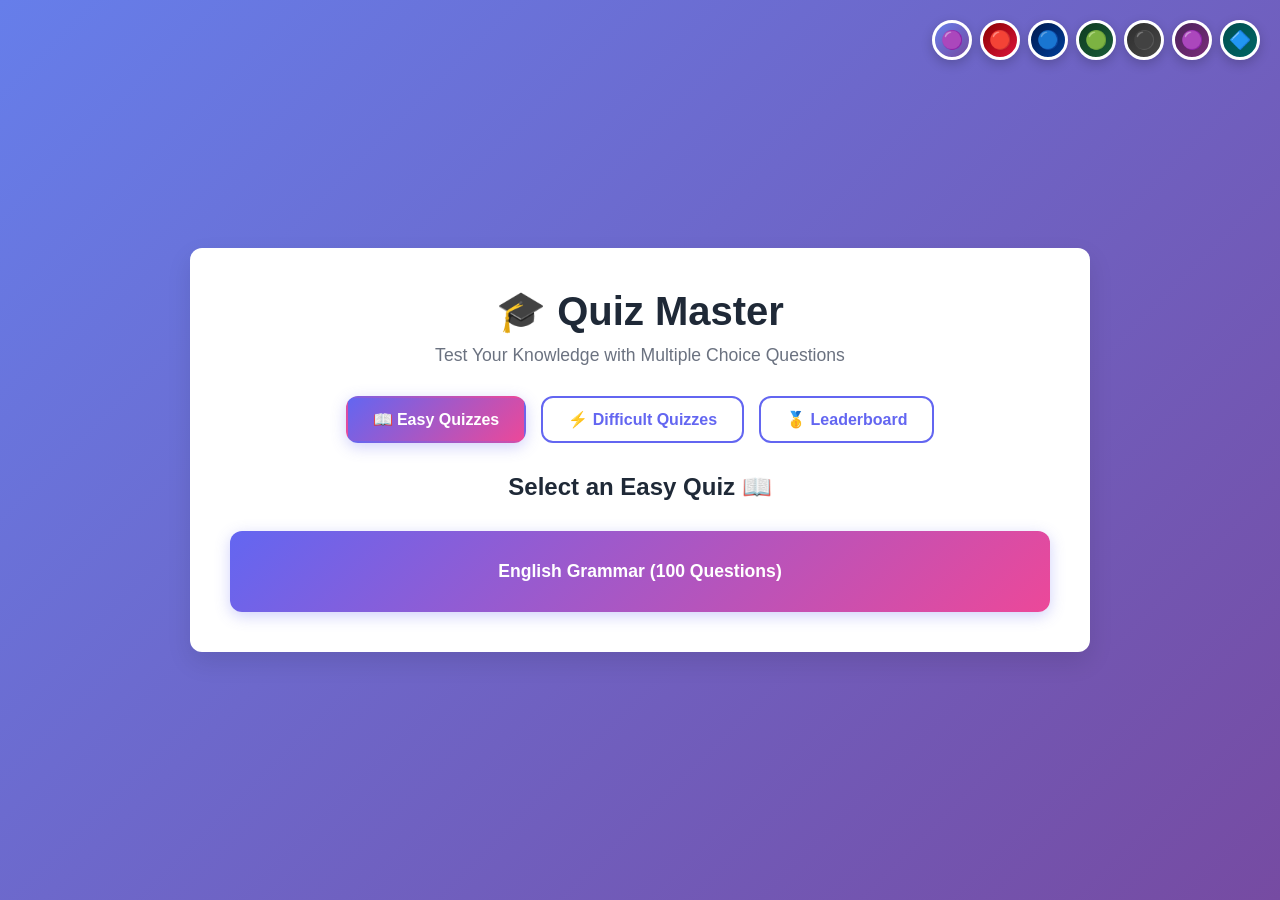
<file: index.html>
<!DOCTYPE html>
<html lang="en">
<head>
    <meta charset="UTF-8">
    <meta name="viewport" content="width=device-width, initial-scale=1.0">
    <title>Quiz Master - Test Your Knowledge</title>
    <link rel="stylesheet" href="styles.css">
</head>
<body>
    <!-- Theme Selector -->
    <div class="theme-selector">
        <button class="theme-btn theme-default active" onclick="setTheme('default')" title="Default Purple" style="display:none;"></button>
        <button class="theme-btn theme-default" onclick="setTheme('default')" title="Default Purple">🟣</button>
        <button class="theme-btn theme-maroon-btn" onclick="setTheme('maroon')" title="Maroon">🔴</button>
        <button class="theme-btn theme-navy-btn" onclick="setTheme('navy')" title="Navy">🔵</button>
        <button class="theme-btn theme-forest-btn" onclick="setTheme('forest')" title="Forest">🟢</button>
        <button class="theme-btn theme-charcoal-btn" onclick="setTheme('charcoal')" title="Charcoal">⚫</button>
        <button class="theme-btn theme-plum-btn" onclick="setTheme('plum')" title="Plum">🟣</button>
        <button class="theme-btn theme-teal-btn" onclick="setTheme('teal')" title="Teal">🔷</button>
    </div>

    <div class="container">
        <header>
            <h1>🎓 Quiz Master</h1>
            <p>Test Your Knowledge with Multiple Choice Questions</p>
        </header>

        <!-- Quiz Level Selection Toolbar -->
        <div id="levelToolbar" class="level-toolbar">
            <button id="easyBtn" class="level-btn active" onclick="showLevelQuizzes('easy')">📖 Easy Quizzes</button>
            <button id="difficultBtn" class="level-btn" onclick="showLevelQuizzes('difficult')">⚡ Difficult Quizzes</button>
            <button id="leaderboardBtn" class="level-btn" onclick="showLeaderboard()">🥇 Leaderboard</button>
        </div>

        <!-- Quiz Selection Screen -->
        <div id="quizSelection" class="screen">
            <h2 id="levelTitle">Select an Easy Quiz 📖</h2>
            <div class="quiz-grid" id="quizGrid">
                <button class="quiz-btn" onclick="startQuiz(0)">General Knowledge</button>
                <button class="quiz-btn" onclick="startQuiz(1)">Science</button>
                <button class="quiz-btn" onclick="startQuiz(2)">History</button>
                <button class="quiz-btn" onclick="startQuiz(3)">Geography</button>
                <button class="quiz-btn" onclick="startQuiz(4)">English Grammar</button>
            </div>
        </div>

        <!-- Quiz Screen -->
        <div id="quizScreen" class="screen hidden">
            <div class="quiz-header">
                <div class="progress-bar">
                    <div id="progressFill" class="progress-fill"></div>
                </div>
                <div class="quiz-info">
                    <span id="questionNumber">Question 1 of 5</span>
                    <span id="score">📊 Score: 0</span>
                </div>
            </div>

            <div class="question-container">
                <h3 id="question"></h3>
                <div id="optionsContainer" class="options-container"></div>
            </div>

            <div class="button-group">
                <button id="nextBtn" class="btn btn-primary" onclick="nextQuestion()" disabled>➜ Next Question</button>
                <button class="btn btn-secondary" onclick="goBack()">⬅ Back to Menu</button>
            </div>
        </div>

        <!-- Results Screen -->
        <div id="resultsScreen" class="screen hidden">
            <div class="results-container">
                <h2>✅ Quiz Complete!</h2>
                <div class="score-display">
                    <div class="score-circle">
                        <span id="finalScore">0</span>
                        <span class="score-max">/5</span>
                    </div>
                    <p id="scoreMessage"></p>
                </div>
                <div id="resultsDetails" class="results-details"></div>
                
                <!-- Name Input for Leaderboard -->
                <div class="name-input-section">
                    <label for="playerName">👤 Enter your name to save your score:</label>
                    <input type="text" id="playerName" placeholder="Your name..." maxlength="50">
                    <button class="btn btn-primary" onclick="saveScoreToDatabase()">💾 Save Score</button>
                </div>

                <div class="button-group">
                    <button class="btn btn-primary" onclick="restartQuiz()">🔄 Try Another Quiz</button>
                    <button class="btn btn-secondary" onclick="goBack()">⬅ Back to Menu</button>
                </div>
            </div>
        </div>

        <!-- Leaderboard Screen -->
        <div id="leaderboardScreen" class="screen hidden">
            <div class="leaderboard-container">
                <h2>🥇 Leaderboard</h2>
                <div class="leaderboard-filters">
                    <button class="filter-btn active" onclick="showLeaderboardAll()">🌍 All Scores</button>
                    <button class="filter-btn" onclick="showLeaderboardByQuiz()">📊 By Quiz</button>
                </div>
                <div id="leaderboardContent" class="leaderboard-content">
                    <div class="loading">⏳ Loading scores...</div>
                </div>
                <div class="button-group">
                    <button class="btn btn-secondary" onclick="goBack()">⬅ Back to Menu</button>
                </div>
            </div>
        </div>
    </div>

    <script src="js/database.js"></script>
    <script src="script.js"></script>
    <script>
        function setTheme(theme) {
            const root = document.documentElement;
            root.classList.remove('theme-maroon', 'theme-navy', 'theme-forest', 'theme-charcoal', 'theme-plum', 'theme-teal');
            
            if (theme !== 'default') {
                root.classList.add(`theme-${theme}`);
            }
            
            // Update active button
            document.querySelectorAll('.theme-btn').forEach(btn => btn.classList.remove('active'));
            event.target.classList.add('active');
            
            // Save theme preference
            localStorage.setItem('quizTheme', theme);
        }

        // Load saved theme on page load
        window.addEventListener('DOMContentLoaded', () => {
            const savedTheme = localStorage.getItem('quizTheme') || 'default';
            setTheme(savedTheme);
            
            // Set active button
            document.querySelectorAll('.theme-btn').forEach(btn => btn.classList.remove('active'));
            if (savedTheme === 'default') {
                document.querySelectorAll('.theme-btn')[1].classList.add('active');
            } else {
                const themeMap = {
                    'maroon': 1,
                    'navy': 2,
                    'forest': 3,
                    'charcoal': 4,
                    'plum': 5,
                    'teal': 6
                };
                if (themeMap[savedTheme]) {
                    document.querySelectorAll('.theme-btn')[themeMap[savedTheme] + 1].classList.add('active');
                }
            }
        });
    </script>
</body>
</html>
</file>
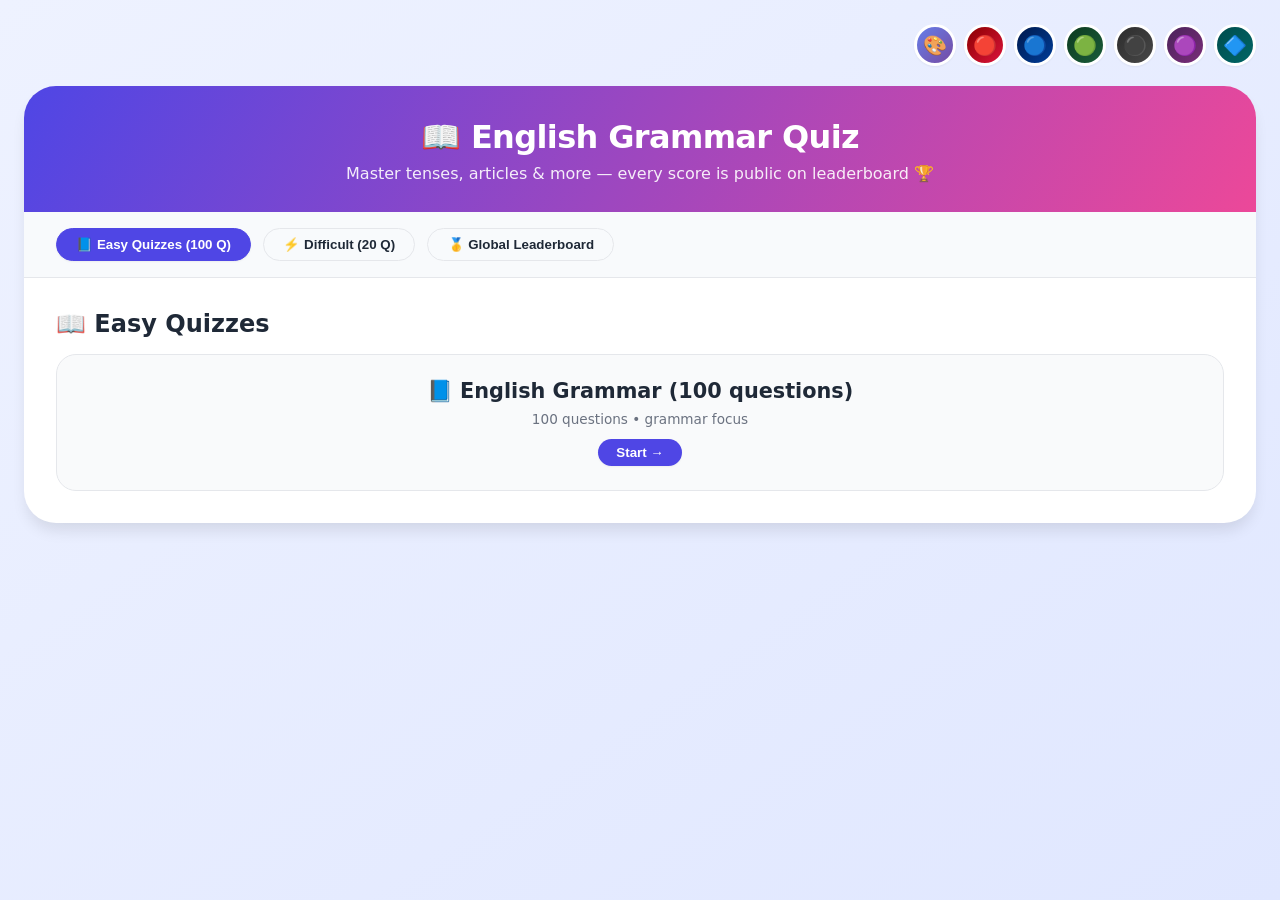
<file: deepseek_html_20260603_b2789b.html>
<!DOCTYPE html>
<html lang="en">
<head>
    <meta charset="UTF-8">
    <meta name="viewport" content="width=device-width, initial-scale=1.0, viewport-fit=cover">
    <title>📚 English Grammar Quiz | Global Leaderboard</title>
    <style>
        /* ========== GLOBAL & RESET ========== */
        * {
            margin: 0;
            padding: 0;
            box-sizing: border-box;
        }

        :root {
            --primary: #4f46e5;
            --primary-dark: #4338ca;
            --secondary: #ec4899;
            --success: #10b981;
            --danger: #ef4444;
            --warning: #f59e0b;
            --light-bg: #f9fafb;
            --card-bg: #ffffff;
            --text-dark: #1f2937;
            --text-muted: #6b7280;
            --border: #e5e7eb;
            --shadow-sm: 0 1px 2px 0 rgb(0 0 0 / 0.05);
            --shadow-md: 0 4px 6px -1px rgb(0 0 0 / 0.1);
            --shadow-lg: 0 10px 15px -3px rgb(0 0 0 / 0.1);
            --radius: 1rem;
        }

        body {
            font-family: 'Inter', system-ui, -apple-system, 'Segoe UI', Roboto, Helvetica, sans-serif;
            background: linear-gradient(145deg, #eef2ff 0%, #e0e7ff 100%);
            min-height: 100vh;
            padding: 1.5rem;
            color: var(--text-dark);
        }

        .app-container {
            max-width: 1300px;
            margin: 0 auto;
        }

        /* theme selector row */
        .theme-bar {
            display: flex;
            justify-content: flex-end;
            margin-bottom: 1.25rem;
            flex-wrap: wrap;
            gap: 0.5rem;
        }

        .theme-btn {
            width: 42px;
            height: 42px;
            border-radius: 60px;
            border: 3px solid white;
            background: var(--btn-bg);
            cursor: pointer;
            transition: all 0.2s ease;
            font-size: 1.2rem;
            display: inline-flex;
            align-items: center;
            justify-content: center;
            box-shadow: var(--shadow-sm);
        }

        .theme-btn:hover { transform: scale(1.05); box-shadow: var(--shadow-md); }
        .theme-btn.active { border: 3px solid #fbbf24; transform: scale(1.08); }

        .main-card {
            background: var(--card-bg);
            border-radius: 2rem;
            box-shadow: var(--shadow-lg);
            overflow: hidden;
            backdrop-filter: blur(0px);
            transition: background 0.2s;
        }

        /* header */
        .quiz-header-area {
            background: linear-gradient(120deg, var(--primary), var(--secondary));
            padding: 2rem 2rem 1.8rem;
            color: white;
            text-align: center;
        }

        .quiz-header-area h1 { font-size: 2rem; letter-spacing: -0.02em; margin-bottom: 0.5rem; }
        .quiz-header-area p { opacity: 0.9; font-weight: 500; }

        /* toolbar */
        .toolbar {
            display: flex;
            gap: 0.75rem;
            padding: 1rem 2rem;
            background: #f8fafc;
            border-bottom: 1px solid var(--border);
            flex-wrap: wrap;
        }

        .tool-btn {
            background: transparent;
            border: 1.5px solid var(--border);
            padding: 0.5rem 1.2rem;
            border-radius: 40px;
            font-weight: 600;
            cursor: pointer;
            transition: 0.2s;
            color: var(--text-dark);
        }

        .tool-btn.active {
            background: var(--primary);
            color: white;
            border-color: var(--primary);
            box-shadow: var(--shadow-sm);
        }

        .tool-btn:hover:not(.active) { background: #eef2ff; border-color: var(--primary); }

        /* screens */
        .screen { padding: 2rem; animation: fade 0.25s ease; }
        .hidden { display: none; }

        @keyframes fade { from { opacity: 0; transform: translateY(6px); } to { opacity: 1; transform: translateY(0); } }

        /* quiz grid */
        .quiz-grid {
            display: grid;
            grid-template-columns: repeat(auto-fit, minmax(240px, 1fr));
            gap: 1.5rem;
            margin-top: 1rem;
        }

        .quiz-card {
            background: var(--light-bg);
            border-radius: 1.25rem;
            padding: 1.5rem;
            text-align: center;
            transition: all 0.2s;
            border: 1px solid var(--border);
            cursor: pointer;
        }

        .quiz-card:hover { transform: translateY(-4px); border-color: var(--primary); box-shadow: var(--shadow-md); }
        .quiz-card h3 { font-size: 1.3rem; margin-bottom: 0.5rem; }
        .quiz-card p { color: var(--text-muted); font-size: 0.85rem; }

        /* quiz active */
        .progress-wrapper { margin-bottom: 1.5rem; }
        .progress-bar-bg { background: #e2e8f0; border-radius: 40px; height: 8px; overflow: hidden; }
        .progress-fill { background: linear-gradient(90deg, var(--primary), var(--secondary)); height: 100%; width: 0%; transition: width 0.2s; }
        .stats-row { display: flex; justify-content: space-between; margin-top: 0.5rem; font-weight: 500; }

        .question-text { font-size: 1.4rem; font-weight: 600; margin: 1.2rem 0 1.5rem; line-height: 1.4; }
        .options-list { display: flex; flex-direction: column; gap: 0.75rem; margin-bottom: 2rem; }
        .option-item {
            background: var(--light-bg);
            border: 1px solid var(--border);
            border-radius: 1rem;
            padding: 0.9rem 1.2rem;
            display: flex;
            align-items: center;
            gap: 1rem;
            cursor: pointer;
            transition: 0.1s;
        }
        .option-item.selected { background: #e0e7ff; border-color: var(--primary); border-width: 2px; }
        .option-radio { width: 1.2rem; height: 1.2rem; accent-color: var(--primary); }
        .option-text { font-size: 1rem; }

        .action-buttons { display: flex; gap: 1rem; flex-wrap: wrap; margin-top: 1rem; }
        .btn { padding: 0.75rem 1.5rem; border-radius: 2rem; font-weight: 600; border: none; cursor: pointer; transition: 0.2s; }
        .btn-primary { background: var(--primary); color: white; box-shadow: var(--shadow-sm); }
        .btn-primary:hover { background: var(--primary-dark); transform: translateY(-1px); }
        .btn-outline { background: transparent; border: 1px solid var(--border); }

        /* feedback modal */
        .feedback-modal {
            position: fixed;
            top: 0; left: 0; width: 100%; height: 100%;
            background: rgba(0,0,0,0.6);
            backdrop-filter: blur(4px);
            display: flex; align-items: center; justify-content: center;
            z-index: 1000;
        }
        .feedback-card {
            background: white;
            max-width: 400px;
            width: 90%;
            border-radius: 1.5rem;
            padding: 2rem;
            text-align: center;
            box-shadow: var(--shadow-lg);
        }
        .feedback-correct h2 { color: var(--success); }
        .feedback-incorrect h2 { color: var(--danger); }

        /* results + leaderboard tables */
        .score-circle-large {
            background: linear-gradient(145deg, var(--primary), var(--secondary));
            width: 130px; height: 130px;
            border-radius: 50%;
            display: flex; flex-direction: column; align-items: center; justify-content: center;
            color: white; margin: 0 auto 1rem;
        }
        .score-number { font-size: 2.5rem; font-weight: 800; }
        .results-details { max-height: 320px; overflow-y: auto; margin: 1.5rem 0; }
        .answer-review {
            background: var(--light-bg); margin-bottom: 0.75rem; padding: 1rem;
            border-radius: 1rem; border-left: 5px solid #ccc;
        }
        .answer-review.correct { border-left-color: var(--success); background: #ecfdf5; }
        .answer-review.incorrect { border-left-color: var(--danger); background: #fef2f2; }

        .leaderboard-table {
            width: 100%;
            border-collapse: collapse;
        }
        .leaderboard-table th, .leaderboard-table td { padding: 0.75rem; text-align: left; border-bottom: 1px solid var(--border); }
        .leaderboard-table th { background: #f1f5f9; }
        .rank-medal { font-weight: bold; font-size: 1.2rem; }
        .quiz-leaderboard { margin-bottom: 2rem; }
        .quiz-leaderboard h3 { margin-bottom: 0.75rem; background: linear-gradient(135deg, var(--primary), var(--secondary)); -webkit-background-clip: text; background-clip: text; color: transparent; }

        @media (max-width: 700px) {
            .screen { padding: 1.2rem; }
            .question-text { font-size: 1.2rem; }
            .toolbar { padding: 1rem; }
        }
    </style>
</head>
<body>
<div class="app-container">
    <div class="theme-bar" id="themeBar">
        <button class="theme-btn" data-theme="default" style="--btn-bg: linear-gradient(135deg, #667eea, #764ba2);">🎨</button>
        <button class="theme-btn" data-theme="maroon" style="--btn-bg: linear-gradient(135deg, #8B0000, #DC143C);">🔴</button>
        <button class="theme-btn" data-theme="navy" style="--btn-bg: linear-gradient(135deg, #001a4d, #003d99);">🔵</button>
        <button class="theme-btn" data-theme="forest" style="--btn-bg: linear-gradient(135deg, #0d3b1f, #1a5c3a);">🟢</button>
        <button class="theme-btn" data-theme="charcoal" style="--btn-bg: linear-gradient(135deg, #2d2d2d, #474747);">⚫</button>
        <button class="theme-btn" data-theme="plum" style="--btn-bg: linear-gradient(135deg, #4a235a, #7b2d7a);">🟣</button>
        <button class="theme-btn" data-theme="teal" style="--btn-bg: linear-gradient(135deg, #004d4d, #006666);">🔷</button>
    </div>
    <div class="main-card">
        <div class="quiz-header-area">
            <h1>📖 English Grammar Quiz</h1>
            <p>Master tenses, articles & more — every score is public on leaderboard 🏆</p>
        </div>
        <div class="toolbar">
            <button class="tool-btn" data-level="easy">📘 Easy Quizzes (100 Q)</button>
            <button class="tool-btn" data-level="difficult">⚡ Difficult (20 Q)</button>
            <button class="tool-btn" data-view="leaderboard">🥇 Global Leaderboard</button>
        </div>

        <!-- SELECTION SCREEN -->
        <div id="selectionScreen" class="screen">
            <h2 style="margin-bottom: 1rem;" id="levelTitle">✨ Select an Easy Quiz</h2>
            <div id="quizGrid" class="quiz-grid"></div>
        </div>

        <!-- QUIZ ACTIVE SCREEN -->
        <div id="quizScreen" class="screen hidden">
            <div class="progress-wrapper">
                <div class="progress-bar-bg"><div id="quizProgressFill" class="progress-fill"></div></div>
                <div class="stats-row"><span id="qCounter">Question 1</span><span id="scoreBadge">⭐ Score: 0</span></div>
            </div>
            <div id="questionText" class="question-text"></div>
            <div id="optionsArea" class="options-list"></div>
            <div class="action-buttons">
                <button id="submitAnswerBtn" class="btn btn-primary">✅ Submit Answer</button>
                <button id="quitQuizBtn" class="btn btn-outline">🚪 Back to Menu</button>
            </div>
        </div>

        <!-- RESULTS SCREEN -->
        <div id="resultsScreen" class="screen hidden">
            <div style="text-align: center;"><div class="score-circle-large"><span id="finalScoreNum" class="score-number">0</span><span>/</span><span id="totalQSpan">0</span></div>
            <p id="scoreMessage" style="font-size:1.2rem; font-weight:500;"></p></div>
            <div class="results-details" id="resultsDetails"></div>
            <div style="background: #f8fafc; border-radius: 1.5rem; padding: 1rem; margin: 1rem 0;">
                <label style="font-weight:600;">👤 Your name (for leaderboard):</label>
                <input type="text" id="playerNameInput" placeholder="e.g., Alex" maxlength="30" style="width:100%; padding:0.7rem; margin:0.5rem 0; border-radius:2rem; border:1px solid var(--border);">
                <button id="saveScoreBtn" class="btn btn-primary" style="width:100%;">💾 Save Score to Global Board</button>
            </div>
            <div class="action-buttons"><button id="retakeMenuBtn" class="btn btn-outline">🔄 Try Another Quiz</button></div>
        </div>

        <!-- LEADERBOARD SCREEN -->
        <div id="leaderboardScreen" class="screen hidden">
            <div style="display: flex; gap:1rem; margin-bottom:1.5rem; justify-content:center;">
                <button id="leaderboardAllBtn" class="tool-btn active">🌍 All-Time Highs</button>
                <button id="leaderboardByQuizBtn" class="tool-btn">📚 Top per Quiz</button>
            </div>
            <div id="leaderboardContent" style="max-height:550px; overflow-y:auto;">⏳ Loading scores...</div>
            <div class="action-buttons" style="margin-top:1.5rem;"><button id="closeLeaderboardBtn" class="btn btn-outline">⬅ Back to Quizzes</button></div>
        </div>
    </div>
</div>

<script>
    // ---------- GRAMMAR QUIZ DATA (Easy 100 + Difficult 20) ----------
    const EASY_QUESTIONS = [];
    for (let i = 1; i <= 100; i++) {
        if (i <= 30) EASY_QUESTIONS.push({ question: `${i}. I _____ a student.`, options: ["am", "is", "are"], correct: 0, explanation: "Use 'am' with I." });
        else if (i <= 60) EASY_QUESTIONS.push({ question: `${i}. She _____ breakfast at 8 AM.`, options: ["have", "has", "having"], correct: 1, explanation: "'Has' for third person singular." });
        else EASY_QUESTIONS.push({ question: `${i}. They _____ to the cinema yesterday.`, options: ["go", "went", "gone"], correct: 1, explanation: "Past simple 'went'." });
    }
    // override a few for variety
    EASY_QUESTIONS[0] = { question: `1. I _____ a student.`, options: ["am", "is", "are"], correct: 0, explanation: "'I am' is correct." };
    EASY_QUESTIONS[1] = { question: `2. You _____ my best friend.`, options: ["am", "is", "are"], correct: 2, explanation: "'You are' is correct." };
    EASY_QUESTIONS[2] = { question: `3. The cat _____ sleeping on the sofa.`, options: ["am", "is", "are"], correct: 1, explanation: "'Is' for singular." };
    EASY_QUESTIONS[3] = { question: `4. We _____ happy today.`, options: ["am", "is", "are"], correct: 2, explanation: "'We are' plural." };
    EASY_QUESTIONS[4] = { question: `5. _____ you like pizza?`, options: ["Does", "Do", "Is"], correct: 1, explanation: "'Do you' question." };
    
    const DIFFICULT_QUESTIONS = [
        { question: "1. Had I known about the traffic, I _____ a different route.", options: ["would take", "would have taken", "took"], correct: 1, explanation: "Third conditional: would have + past participle." },
        { question: "2. It is imperative that he _____ immediately.", options: ["leaves", "leave", "will leave"], correct: 1, explanation: "Subjunctive: 'that he leave'." },
        { question: "3. Not until the final whistle blew _____ the fans leave.", options: ["did", "had", "would"], correct: 0, explanation: "Inversion: Not until... did." },
        { question: "4. She resented _____ unfairly blamed.", options: ["having been", "to be", "being had"], correct: 0, explanation: "Perfect gerund passive." },
        { question: "5. The proposal, along with its amendments, _____ approved yesterday.", options: ["was", "were", "have been"], correct: 0, explanation: "Subject 'proposal' singular." },
        { question: "6. Hardly _____ the house when it rained.", options: ["I had left", "had I left", "did I leave"], correct: 1, explanation: "Inversion with hardly." },
        { question: "7. I would rather you _____ me the truth.", options: ["tell", "told", "have told"], correct: 1, explanation: "'Would rather' + past subjunctive." },
        { question: "8. The higher the price, _____ the demand.", options: ["lower", "the lower", "more lower"], correct: 1, explanation: "Comparative correlative." },
        { question: "9. She is one of the few who _____ able to pass.", options: ["was", "were", "is"], correct: 1, explanation: "Plural verb after 'few who'." },
        { question: "10. The statistics _____ that the economy is improving.", options: ["shows", "show", "showing"], correct: 1, explanation: "Statistics plural." }
    ];
    for (let i = 11; i <= 20; i++) DIFFICULT_QUESTIONS.push({ question: `${i}. Advanced sentence structure test.`, options: ["Option A", "Option B", "Option C"], correct: 1, explanation: "Advanced grammar rule." });
    
    const QUIZZES = [
        { level: "easy", title: "📘 English Grammar (100 questions)", questions: EASY_QUESTIONS },
        { level: "difficult", title: "⚡ Advanced Grammar (20 questions)", questions: DIFFICULT_QUESTIONS }
    ];
    
    // ---------- INDEXED DB WRAPPER (global leaderboard) ----------
    let dbInstance = null;
    const DB_NAME = "GlobalQuizLeaderboardDB";
    const STORE = "scores";
    
    function initDB() {
        return new Promise((resolve, reject) => {
            const request = indexedDB.open(DB_NAME, 2);
            request.onupgradeneeded = (e) => {
                const db = e.target.result;
                if (!db.objectStoreNames.contains(STORE)) {
                    const store = db.createObjectStore(STORE, { keyPath: "id", autoIncrement: true });
                    store.createIndex("quizTitle", "quizTitle", { unique: false });
                    store.createIndex("score", "score", { unique: false });
                    store.createIndex("date", "date", { unique: false });
                }
            };
            request.onsuccess = () => { dbInstance = request.result; resolve(dbInstance); };
            request.onerror = () => reject(request.error);
        });
    }
    
    async function saveScoreGlobal(name, score, total, quizTitle) {
        if (!dbInstance) await initDB();
        const tx = dbInstance.transaction(STORE, "readwrite");
        const store = tx.objectStore(STORE);
        const record = {
            name: name.trim().substring(0, 30),
            score: score,
            totalQuestions: total,
            percentage: (score/total)*100,
            quizTitle: quizTitle,
            date: new Date().toISOString(),
            timestamp: Date.now()
        };
        return new Promise((res, rej) => {
            const req = store.add(record);
            req.onsuccess = () => res(record);
            req.onerror = () => rej(req.error);
        });
    }
    
    async function getAllScores() {
        if (!dbInstance) await initDB();
        const tx = dbInstance.transaction(STORE, "readonly");
        const store = tx.objectStore(STORE);
        return new Promise((res) => {
            const req = store.getAll();
            req.onsuccess = () => res(req.result || []);
        });
    }
    
    // -------------- APP STATE --------------
    let currentQuizObj = null;
    let currentQIndex = 0;
    let currentScore = 0;
    let userAnswersStore = [];
    let currentQuizTitle = "";
    let selectedOptionValue = null;
    
    // DOM elements
    const selectionDiv = document.getElementById("selectionScreen");
    const quizDiv = document.getElementById("quizScreen");
    const resultsDiv = document.getElementById("resultsScreen");
    const leaderboardDiv = document.getElementById("leaderboardScreen");
    const quizGridDiv = document.getElementById("quizGrid");
    const levelTitleSpan = document.getElementById("levelTitle");
    const questionTextEl = document.getElementById("questionText");
    const optionsArea = document.getElementById("optionsArea");
    const submitBtn = document.getElementById("submitAnswerBtn");
    const quitBtn = document.getElementById("quitQuizBtn");
    const progressFill = document.getElementById("quizProgressFill");
    const qCounterSpan = document.getElementById("qCounter");
    const scoreBadgeSpan = document.getElementById("scoreBadge");
    const finalScoreNum = document.getElementById("finalScoreNum");
    const totalQSpan = document.getElementById("totalQSpan");
    const resultsDetailsDiv = document.getElementById("resultsDetails");
    const scoreMessageSpan = document.getElementById("scoreMessage");
    const saveScoreBtn = document.getElementById("saveScoreBtn");
    const playerNameInput = document.getElementById("playerNameInput");
    const retakeMenuBtn = document.getElementById("retakeMenuBtn");
    const leaderboardContentDiv = document.getElementById("leaderboardContent");
    const leaderboardAllBtn = document.getElementById("leaderboardAllBtn");
    const leaderboardByQuizBtn = document.getElementById("leaderboardByQuizBtn");
    const closeLeaderboardBtn = document.getElementById("closeLeaderboardBtn");
    
    let currentLevelFilter = "easy";
    
    function renderQuizSelection() {
        const filtered = QUIZZES.filter(q => q.level === currentLevelFilter);
        if (filtered.length === 0) return;
        levelTitleSpan.innerText = currentLevelFilter === "easy" ? "📖 Easy Quizzes" : "⚡ Difficult Quizzes";
        quizGridDiv.innerHTML = filtered.map((quiz, idx) => `
            <div class="quiz-card" data-quizidx="${idx}">
                <h3>${quiz.title}</h3>
                <p>${quiz.questions.length} questions • grammar focus</p>
                <div style="margin-top:12px;"><button class="btn btn-primary" style="padding:6px 18px;">Start →</button></div>
            </div>
        `).join("");
        document.querySelectorAll(".quiz-card").forEach(card => {
            card.addEventListener("click", (e) => {
                const idx = parseInt(card.dataset.quizidx);
                const selected = filtered[idx];
                startQuiz(selected);
            });
        });
    }
    
    function startQuiz(quiz) {
        currentQuizObj = quiz;
        currentQuizTitle = quiz.title;
        currentQIndex = 0;
        currentScore = 0;
        userAnswersStore = [];
        selectedOptionValue = null;
        showScreen("quiz");
        renderCurrentQuestion();
    }
    
    function renderCurrentQuestion() {
        if (!currentQuizObj || currentQIndex >= currentQuizObj.questions.length) {
            finishQuiz();
            return;
        }
        const q = currentQuizObj.questions[currentQIndex];
        questionTextEl.innerText = q.question;
        optionsArea.innerHTML = "";
        q.options.forEach((opt, idx) => {
            const div = document.createElement("div");
            div.className = "option-item";
            div.innerHTML = `<input type="radio" name="quizOpt" value="${idx}" class="option-radio"><span class="option-text">${opt}</span>`;
            div.addEventListener("click", (e) => {
                const radio = div.querySelector('input');
                radio.checked = true;
                document.querySelectorAll(".option-item").forEach(el => el.classList.remove("selected"));
                div.classList.add("selected");
                selectedOptionValue = idx;
            });
            optionsArea.appendChild(div);
        });
        // update progress
        const total = currentQuizObj.questions.length;
        const percent = ((currentQIndex) / total) * 100;
        progressFill.style.width = percent + "%";
        qCounterSpan.innerText = `Question ${currentQIndex+1} of ${total}`;
        scoreBadgeSpan.innerText = `⭐ Score: ${currentScore}`;
    }
    
    function submitAnswerHandler() {
        if (selectedOptionValue === null) { alert("Please select an answer"); return; }
        const currentQ = currentQuizObj.questions[currentQIndex];
        const isCorrect = (selectedOptionValue === currentQ.correct);
        if (isCorrect) currentScore++;
        userAnswersStore.push({
            questionText: currentQ.question,
            userAnswer: currentQ.options[selectedOptionValue],
            correctAnswer: currentQ.options[currentQ.correct],
            isCorrect: isCorrect,
            explanation: currentQ.explanation || "No explanation available."
        });
        // show feedback modal
        showFeedbackModal(isCorrect, currentQ.options[currentQ.correct], currentQ.explanation || (isCorrect ? "Well done!" : "Incorrect, review the rule."));
    }
    
    function showFeedbackModal(isCorrect, correctAnsText, explanation) {
        const modalDiv = document.createElement("div");
        modalDiv.className = "feedback-modal";
        modalDiv.innerHTML = `
            <div class="feedback-card ${isCorrect ? 'feedback-correct' : 'feedback-incorrect'}">
                <h2>${isCorrect ? '✓ Correct!' : '✗ Incorrect'}</h2>
                <p style="margin:12px 0;">${explanation}</p>
                <button id="feedbackNextBtn" class="btn btn-primary">${currentQIndex+1 === currentQuizObj.questions.length ? 'See Results' : 'Next Question'}</button>
            </div>
        `;
        document.body.appendChild(modalDiv);
        document.getElementById("feedbackNextBtn").addEventListener("click", () => {
            modalDiv.remove();
            currentQIndex++;
            selectedOptionValue = null;
            if (currentQIndex < currentQuizObj.questions.length) {
                renderCurrentQuestion();
            } else {
                finishQuiz();
            }
        });
    }
    
    function finishQuiz() {
        showScreen("results");
        const total = currentQuizObj.questions.length;
        finalScoreNum.innerText = currentScore;
        totalQSpan.innerText = total;
        const percent = (currentScore/total)*100;
        let msg = percent === 100 ? "🏆 Perfect! Flawless grammar!" : percent >= 80 ? "🎉 Excellent!" : percent >= 60 ? "👍 Good job!" : "📚 Keep practicing!";
        scoreMessageSpan.innerText = msg;
        resultsDetailsDiv.innerHTML = userAnswersStore.map((ans, idx) => `
            <div class="answer-review ${ans.isCorrect ? 'correct' : 'incorrect'}">
                <strong>Q${idx+1}: ${ans.questionText}</strong><br>
                Your answer: ${ans.userAnswer} ${ans.isCorrect ? '✅' : '❌'}<br>
                ${!ans.isCorrect ? `Correct: ${ans.correctAnswer}<br>` : ''}
                <span style="font-size:0.85rem;">📘 ${ans.explanation}</span>
            </div>
        `).join("");
        playerNameInput.value = "";
    }
    
    async function saveScoreToGlobal() {
        const name = playerNameInput.value.trim();
        if (!name) { alert("Please enter your name to save on global leaderboard"); return; }
        if (name.length < 2) { alert("Name too short"); return; }
        try {
            await saveScoreGlobal(name, currentScore, currentQuizObj.questions.length, currentQuizTitle);
            alert(`✅ Score saved! ${name} - ${currentScore}/${currentQuizObj.questions.length} is now on the leaderboard.`);
        } catch(e) { alert("Error saving, but local leaderboard works."); }
    }
    
    // leaderboard display (global visible)
    async function renderLeaderboardAll() {
        leaderboardContentDiv.innerHTML = "⏳ Loading top scores...";
        const scores = await getAllScores();
        if (!scores.length) { leaderboardContentDiv.innerHTML = "<p>✨ No scores yet. Take a quiz and save your name!</p>"; return; }
        const sorted = [...scores].sort((a,b) => b.score - a.score || b.timestamp - a.timestamp);
        const top = sorted.slice(0, 20);
        let html = `<table class="leaderboard-table"><thead><tr><th>🏅</th><th>Name</th><th>Quiz</th><th>Score</th><th>%</th><th>Date</th></tr></thead><tbody>`;
        top.forEach((s, idx) => {
            const medal = idx === 0 ? "🥇" : idx === 1 ? "🥈" : idx === 2 ? "🥉" : `${idx+1}`;
            html += `<tr><td class="rank-medal">${medal}</td><td><strong>${escapeHtml(s.name)}</strong></td><td>${escapeHtml(s.quizTitle)}</td><td>${s.score}/${s.totalQuestions}</td><td>${s.percentage.toFixed(1)}%</td><td>${new Date(s.date).toLocaleDateString()}</td></tr>`;
        });
        html += `</tbody></table><p style="margin-top:0.8rem;">🎯 All scores are visible to everyone! Keep competing.</p>`;
        leaderboardContentDiv.innerHTML = html;
    }
    
    async function renderLeaderboardByQuiz() {
        const scores = await getAllScores();
        if (!scores.length) { leaderboardContentDiv.innerHTML = "<p>📭 No scores yet. Complete a quiz!</p>"; return; }
        const groups = new Map();
        scores.forEach(s => { if (!groups.has(s.quizTitle)) groups.set(s.quizTitle, []); groups.get(s.quizTitle).push(s); });
        let finalHtml = "";
        for (let [quizTitle, quizScores] of groups.entries()) {
            const sorted = quizScores.sort((a,b)=> b.score - a.score);
            const top5 = sorted.slice(0,5);
            finalHtml += `<div class="quiz-leaderboard"><h3>📖 ${escapeHtml(quizTitle)}</h3><table class="leaderboard-table"><thead><tr><th>Rank</th><th>Name</th><th>Score</th><th>%</th><th>Date</th></tr></thead><tbody>`;
            top5.forEach((s, idx) => {
                finalHtml += `<tr><td>${idx+1}</td><td>${escapeHtml(s.name)}</td><td>${s.score}/${s.totalQuestions}</td><td>${s.percentage.toFixed(1)}%</td><td>${new Date(s.date).toLocaleDateString()}</td></tr>`;
            });
            finalHtml += `</tbody></table></div>`;
        }
        leaderboardContentDiv.innerHTML = finalHtml;
    }
    
    function escapeHtml(str) { return str.replace(/[&<>]/g, function(m){if(m==='&') return '&amp;'; if(m==='<') return '&lt;'; if(m==='>') return '&gt;'; return m;}); }
    
    function showScreen(screen) {
        selectionDiv.classList.add("hidden"); quizDiv.classList.add("hidden"); resultsDiv.classList.add("hidden"); leaderboardDiv.classList.add("hidden");
        if (screen === "selection") selectionDiv.classList.remove("hidden");
        else if (screen === "quiz") quizDiv.classList.remove("hidden");
        else if (screen === "results") resultsDiv.classList.remove("hidden");
        else if (screen === "leaderboard") leaderboardDiv.classList.remove("hidden");
    }
    
    // event bindings
    document.querySelectorAll("[data-level]").forEach(btn => {
        btn.addEventListener("click", (e) => {
            currentLevelFilter = btn.dataset.level;
            document.querySelectorAll("[data-level]").forEach(b => b.classList.remove("active"));
            btn.classList.add("active");
            document.querySelectorAll("[data-view]").forEach(v => v.classList.remove("active"));
            renderQuizSelection();
            showScreen("selection");
        });
    });
    document.querySelectorAll("[data-view]").forEach(btn => {
        btn.addEventListener("click", async () => {
            if (btn.dataset.view === "leaderboard") {
                await renderLeaderboardAll();
                showScreen("leaderboard");
            }
        });
    });
    leaderboardAllBtn.addEventListener("click", async () => { await renderLeaderboardAll(); });
    leaderboardByQuizBtn.addEventListener("click", async () => { await renderLeaderboardByQuiz(); });
    closeLeaderboardBtn.addEventListener("click", () => { showScreen("selection"); renderQuizSelection(); });
    submitBtn.addEventListener("click", submitAnswerHandler);
    quitBtn.addEventListener("click", () => { showScreen("selection"); renderQuizSelection(); });
    saveScoreBtn.addEventListener("click", saveScoreToGlobal);
    retakeMenuBtn.addEventListener("click", () => { showScreen("selection"); renderQuizSelection(); });
    
    // theme switcher
    document.querySelectorAll(".theme-btn").forEach(btn => {
        btn.addEventListener("click", () => {
            const theme = btn.dataset.theme;
            document.documentElement.style.setProperty('--primary', theme === 'maroon' ? '#b91c1c' : theme === 'navy' ? '#1e3a8a' : theme === 'forest' ? '#166534' : theme === 'charcoal' ? '#374151' : theme === 'plum' ? '#86198f' : theme === 'teal' ? '#0f766e' : '#4f46e5');
            document.documentElement.style.setProperty('--primary-dark', theme === 'maroon' ? '#991b1b' : theme === 'navy' ? '#1e3a8a' : '#4338ca');
            document.documentElement.style.setProperty('--secondary', theme === 'maroon' ? '#f43f5e' : theme === 'navy' ? '#3b82f6' : '#ec4899');
            document.querySelectorAll(".theme-btn").forEach(b => b.classList.remove("active"));
            btn.classList.add("active");
        });
    });
    
    // init
    (async () => {
        await initDB();
        renderQuizSelection();
        showScreen("selection");
        document.querySelector("[data-level='easy']").classList.add("active");
    })();
</script>
</body>
</html>
</file>
<file: styles.css>
:root {
    --primary-color: #6366f1;
    --secondary-color: #ec4899;
    --success-color: #10b981;
    --danger-color: #ef4444;
    --neutral-light: #f3f4f6;
    --neutral-dark: #1f2937;
    --border-radius: 12px;
    --box-shadow: 0 10px 25px rgba(0, 0, 0, 0.1);
}

/* Background Themes */
:root {
    --bg-gradient: linear-gradient(135deg, #667eea 0%, #764ba2 100%);
}

:root.theme-maroon {
    --bg-gradient: linear-gradient(135deg, #8B0000 0%, #DC143C 100%);
}

:root.theme-navy {
    --bg-gradient: linear-gradient(135deg, #001a4d 0%, #003d99 100%);
}

:root.theme-forest {
    --bg-gradient: linear-gradient(135deg, #0d3b1f 0%, #1a5c3a 100%);
}

:root.theme-charcoal {
    --bg-gradient: linear-gradient(135deg, #2d2d2d 0%, #474747 100%);
}

:root.theme-plum {
    --bg-gradient: linear-gradient(135deg, #4a235a 0%, #7b2d7a 100%);
}

:root.theme-teal {
    --bg-gradient: linear-gradient(135deg, #004d4d 0%, #006666 100%);
}

* {
    margin: 0;
    padding: 0;
    box-sizing: border-box;
}

body {
    font-family: -apple-system, BlinkMacSystemFont, 'San Francisco', 'Helvetica Neue', sans-serif;
    background: var(--bg-gradient);
    min-height: 100vh;
    display: flex;
    justify-content: center;
    align-items: center;
    padding: 20px;
    transition: background 0.5s ease;
}

.theme-selector {
    position: fixed;
    top: 20px;
    right: 20px;
    display: flex;
    gap: 8px;
    flex-wrap: wrap;
    justify-content: flex-end;
    max-width: 400px;
    z-index: 100;
}

.theme-btn {
    width: 40px;
    height: 40px;
    border-radius: 50%;
    border: 3px solid white;
    cursor: pointer;
    transition: all 0.3s ease;
    font-size: 18px;
    display: flex;
    align-items: center;
    justify-content: center;
    box-shadow: 0 4px 12px rgba(0, 0, 0, 0.2);
}

.theme-btn:hover {
    transform: scale(1.15);
    box-shadow: 0 6px 16px rgba(0, 0, 0, 0.3);
}

.theme-btn.active {
    border-width: 5px;
    box-shadow: 0 8px 20px rgba(0, 0, 0, 0.4);
}

.theme-default {
    background: linear-gradient(135deg, #667eea 0%, #764ba2 100%);
}

.theme-maroon-btn {
    background: linear-gradient(135deg, #8B0000 0%, #DC143C 100%);
}

.theme-navy-btn {
    background: linear-gradient(135deg, #001a4d 0%, #003d99 100%);
}

.theme-forest-btn {
    background: linear-gradient(135deg, #0d3b1f 0%, #1a5c3a 100%);
}

.theme-charcoal-btn {
    background: linear-gradient(135deg, #2d2d2d 0%, #474747 100%);
}

.theme-plum-btn {
    background: linear-gradient(135deg, #4a235a 0%, #7b2d7a 100%);
}

.theme-teal-btn {
    background: linear-gradient(135deg, #004d4d 0%, #006666 100%);
}

.container {
    background: white;
    border-radius: var(--border-radius);
    box-shadow: var(--box-shadow);
    max-width: 900px;
    width: 100%;
    padding: 40px;
}

header {
    text-align: center;
    margin-bottom: 30px;
}

header h1 {
    font-size: 2.5em;
    color: var(--neutral-dark);
    margin-bottom: 10px;
    font-family: -apple-system, BlinkMacSystemFont, 'San Francisco', 'Helvetica Neue', sans-serif;
}

header p {
    color: #6b7280;
    font-size: 1.1em;
}

/* iOS Emoji Styling */
.level-btn,
.quiz-btn,
.btn,
header h1,
#levelTitle,
.leaderboard-container h2,
.results-container h2,
#scoreMessage,
.filter-btn {
    font-family: -apple-system, BlinkMacSystemFont, 'San Francisco', 'Helvetica Neue', sans-serif !important;
}

/* Level Toolbar */
.level-toolbar {
    display: flex;
    gap: 15px;
    margin-bottom: 30px;
    justify-content: center;
    flex-wrap: wrap;
}

.level-btn {
    padding: 12px 25px;
    border: 2px solid var(--primary-color);
    background: white;
    color: var(--primary-color);
    border-radius: var(--border-radius);
    font-size: 1em;
    font-weight: 600;
    cursor: pointer;
    transition: all 0.3s ease;
}

.level-btn:hover {
    background: var(--neutral-light);
    transform: translateY(-2px);
}

.level-btn.active {
    background: linear-gradient(135deg, var(--primary-color), var(--secondary-color));
    color: white;
    border-color: transparent;
    box-shadow: 0 4px 15px rgba(99, 102, 241, 0.3);
}

.screen {
    animation: fadeIn 0.3s ease-in;
}

.screen.hidden {
    display: none;
}

@keyframes fadeIn {
    from {
        opacity: 0;
        transform: translateY(10px);
    }
    to {
        opacity: 1;
        transform: translateY(0);
    }
}

/* Quiz Selection */
#quizSelection h2 {
    color: var(--neutral-dark);
    margin-bottom: 20px;
    text-align: center;
}

.quiz-grid {
    display: grid;
    grid-template-columns: repeat(auto-fit, minmax(200px, 1fr));
    gap: 20px;
    margin-top: 30px;
}

.quiz-btn {
    padding: 30px 20px;
    background: linear-gradient(135deg, var(--primary-color), var(--secondary-color));
    color: white;
    border: none;
    border-radius: var(--border-radius);
    font-size: 1.1em;
    font-weight: 600;
    cursor: pointer;
    transition: transform 0.3s, box-shadow 0.3s;
    box-shadow: 0 4px 15px rgba(99, 102, 241, 0.3);
}

.quiz-btn:hover {
    transform: translateY(-4px);
    box-shadow: 0 8px 25px rgba(99, 102, 241, 0.5);
}

.quiz-btn:active {
    transform: translateY(-2px);
}

/* Quiz Header */
.quiz-header {
    margin-bottom: 30px;
}

.progress-bar {
    width: 100%;
    height: 8px;
    background: var(--neutral-light);
    border-radius: 10px;
    overflow: hidden;
    margin-bottom: 20px;
}

.progress-fill {
    height: 100%;
    background: linear-gradient(90deg, var(--primary-color), var(--secondary-color));
    border-radius: 10px;
    transition: width 0.3s ease;
}

.quiz-info {
    display: flex;
    justify-content: space-between;
    color: #6b7280;
    font-weight: 500;
}

/* Question Container */
.question-container {
    margin: 30px 0;
}

#question {
    font-size: 1.5em;
    color: var(--neutral-dark);
    margin-bottom: 25px;
    line-height: 1.6;
}

.options-container {
    display: flex;
    flex-direction: column;
    gap: 12px;
}

.option {
    padding: 15px 20px;
    background: var(--neutral-light);
    border: 2px solid transparent;
    border-radius: var(--border-radius);
    cursor: pointer;
    font-size: 1.05em;
    transition: all 0.3s ease;
    display: flex;
    align-items: center;
    gap: 12px;
}

.option:hover {
    background: #e5e7eb;
    transform: translateX(4px);
}

.option input[type="radio"] {
    cursor: pointer;
    width: 20px;
    height: 20px;
    accent-color: var(--primary-color);
}

.option.selected {
    background: #dbeafe;
    border-color: var(--primary-color);
}

.option.correct {
    background: #dcfce7;
    border-color: var(--success-color);
}

.option.incorrect {
    background: #fee2e2;
    border-color: var(--danger-color);
}

/* Buttons */
.button-group {
    display: flex;
    gap: 15px;
    margin-top: 30px;
    flex-wrap: wrap;
}

.btn {
    padding: 12px 30px;
    border: none;
    border-radius: var(--border-radius);
    font-size: 1em;
    font-weight: 600;
    cursor: pointer;
    transition: all 0.3s ease;
    flex: 1;
    min-width: 150px;
}

.btn-primary {
    background: linear-gradient(135deg, var(--primary-color), var(--secondary-color));
    color: white;
    box-shadow: 0 4px 15px rgba(99, 102, 241, 0.3);
}

.btn-primary:hover:not(:disabled) {
    transform: translateY(-2px);
    box-shadow: 0 8px 25px rgba(99, 102, 241, 0.5);
}

.btn-primary:disabled {
    opacity: 0.5;
    cursor: not-allowed;
}

.btn-secondary {
    background: var(--neutral-light);
    color: var(--neutral-dark);
}

.btn-secondary:hover {
    background: #e5e7eb;
}

/* Results Screen */
.results-container {
    text-align: center;
}

.results-container h2 {
    font-size: 2em;
    color: var(--neutral-dark);
    margin-bottom: 30px;
}

.score-display {
    margin: 30px 0;
}

.score-circle {
    width: 150px;
    height: 150px;
    border-radius: 50%;
    background: linear-gradient(135deg, var(--primary-color), var(--secondary-color));
    color: white;
    display: flex;
    align-items: center;
    justify-content: center;
    gap: 5px;
    margin: 0 auto;
    font-size: 3em;
    font-weight: bold;
    box-shadow: 0 10px 30px rgba(99, 102, 241, 0.3);
}

.score-max {
    font-size: 0.6em;
    opacity: 0.8;
}

#scoreMessage {
    font-size: 1.3em;
    color: var(--neutral-dark);
    margin-top: 20px;
    font-weight: 500;
}

.results-details {
    background: var(--neutral-light);
    padding: 20px;
    border-radius: var(--border-radius);
    margin: 25px 0;
    text-align: left;
    max-height: 300px;
    overflow-y: auto;
}

.result-item {
    padding: 15px;
    margin-bottom: 10px;
    background: white;
    border-left: 4px solid var(--neutral-light);
    border-radius: 4px;
}

.result-item.correct {
    border-left-color: var(--success-color);
}

.result-item.incorrect {
    border-left-color: var(--danger-color);
}

.result-item-question {
    font-weight: 600;
    color: var(--neutral-dark);
    margin-bottom: 8px;
}

.result-item-answer {
    font-size: 0.95em;
    color: #6b7280;
}

/* Name Input Section */
.name-input-section {
    background: var(--neutral-light);
    padding: 20px;
    border-radius: var(--border-radius);
    margin: 20px 0;
    text-align: left;
}

.name-input-section label {
    display: block;
    margin-bottom: 10px;
    color: var(--neutral-dark);
    font-weight: 600;
}

.name-input-section input {
    width: 100%;
    padding: 12px;
    border: 2px solid #e5e7eb;
    border-radius: var(--border-radius);
    font-size: 1em;
    margin-bottom: 15px;
    transition: border-color 0.3s ease;
}

.name-input-section input:focus {
    outline: none;
    border-color: var(--primary-color);
}

/* Leaderboard Screen */
.leaderboard-container {
    text-align: center;
    background: linear-gradient(135deg, rgba(99, 102, 241, 0.05), rgba(236, 72, 153, 0.05));
    padding: 30px;
    border-radius: var(--border-radius);
    border: 2px solid rgba(99, 102, 241, 0.1);
}

.leaderboard-container h2 {
    font-size: 2em;
    color: var(--neutral-dark);
    margin-bottom: 25px;
}

.leaderboard-filters {
    display: flex;
    gap: 10px;
    justify-content: center;
    margin-bottom: 25px;
    flex-wrap: wrap;
}

.filter-btn {
    padding: 10px 20px;
    border: 2px solid var(--primary-color);
    background: white;
    color: var(--primary-color);
    border-radius: var(--border-radius);
    font-size: 0.95em;
    font-weight: 600;
    cursor: pointer;
    transition: all 0.3s ease;
}

.filter-btn:hover {
    background: var(--neutral-light);
}

.filter-btn.active {
    background: linear-gradient(135deg, var(--primary-color), var(--secondary-color));
    color: white;
    border-color: transparent;
}

.leaderboard-content {
    background: white;
    padding: 25px;
    border-radius: var(--border-radius);
    margin-bottom: 25px;
    text-align: left;
    max-height: 600px;
    overflow-y: auto;
    box-shadow: 0 4px 12px rgba(0, 0, 0, 0.08);
}

.loading,
.error,
.no-data {
    text-align: center;
    padding: 40px 20px;
    color: #6b7280;
    font-size: 1.1em;
}

.error {
    color: var(--danger-color);
}

.leaderboard-table {
    width: 100%;
    border-collapse: collapse;
    background: white;
    border-radius: var(--border-radius);
    overflow: hidden;
}

.leaderboard-table thead {
    background: linear-gradient(135deg, var(--primary-color), var(--secondary-color));
    color: white;
}

.leaderboard-table th,
.leaderboard-table td {
    padding: 15px;
    text-align: center;
}

.leaderboard-table th {
    font-weight: 700;
    font-size: 0.95em;
}

.leaderboard-table td {
    border-bottom: 1px solid #e5e7eb;
    font-size: 0.95em;
}

.leaderboard-table tbody tr:hover {
    background: var(--neutral-light);
}

.leaderboard-table td.rank {
    font-weight: 700;
    color: var(--primary-color);
    font-size: 1.2em;
}

.leaderboard-table td.name {
    font-weight: 600;
    color: var(--neutral-dark);
}

.leaderboard-table td.score {
    font-weight: 600;
    color: var(--success-color);
}

.leaderboard-table td.percentage {
    color: var(--secondary-color);
}

.quiz-leaderboard {
    margin-bottom: 30px;
}

.quiz-leaderboard h3 {
    color: var(--neutral-dark);
    margin-bottom: 15px;
    text-align: left;
    font-size: 1.2em;
    background: linear-gradient(135deg, var(--primary-color), var(--secondary-color));
    -webkit-background-clip: text;
    -webkit-text-fill-color: transparent;
    background-clip: text;
}

/* Responsive */
@media (max-width: 768px) {
    .theme-selector {
        top: 10px;
        right: 10px;
        gap: 6px;
    }

    .theme-btn {
        width: 35px;
        height: 35px;
        font-size: 14px;
    }
}

@media (max-width: 600px) {
    .container {
        padding: 25px;
    }

    header h1 {
        font-size: 1.8em;
    }

    #question {
        font-size: 1.2em;
    }

    .quiz-grid {
        grid-template-columns: 1fr;
    }

    .button-group {
        flex-direction: column;
    }

    .btn {
        flex: none;
        width: 100%;
    }

    .level-toolbar {
        flex-direction: column;
    }

    .level-btn {
        width: 100%;
    }

    .leaderboard-table th,
    .leaderboard-table td {
        padding: 10px 5px;
        font-size: 0.85em;
    }

    .leaderboard-table {
        font-size: 0.9em;
    }

    .quiz-leaderboard h3 {
        font-size: 1em;
    }

    .leaderboard-container {
        padding: 20px;
    }

    .leaderboard-filters {
        flex-direction: column;
    }

    .filter-btn {
        width: 100%;
    }

    .theme-selector {
        position: relative;
        margin-bottom: 20px;
        justify-content: center;
        max-width: 100%;
    }

    body {
        flex-direction: column;
    }
}

@media (max-width: 480px) {
    .theme-selector {
        gap: 4px;
    }

    .theme-btn {
        width: 32px;
        height: 32px;
        font-size: 12px;
    }
}
</file>
